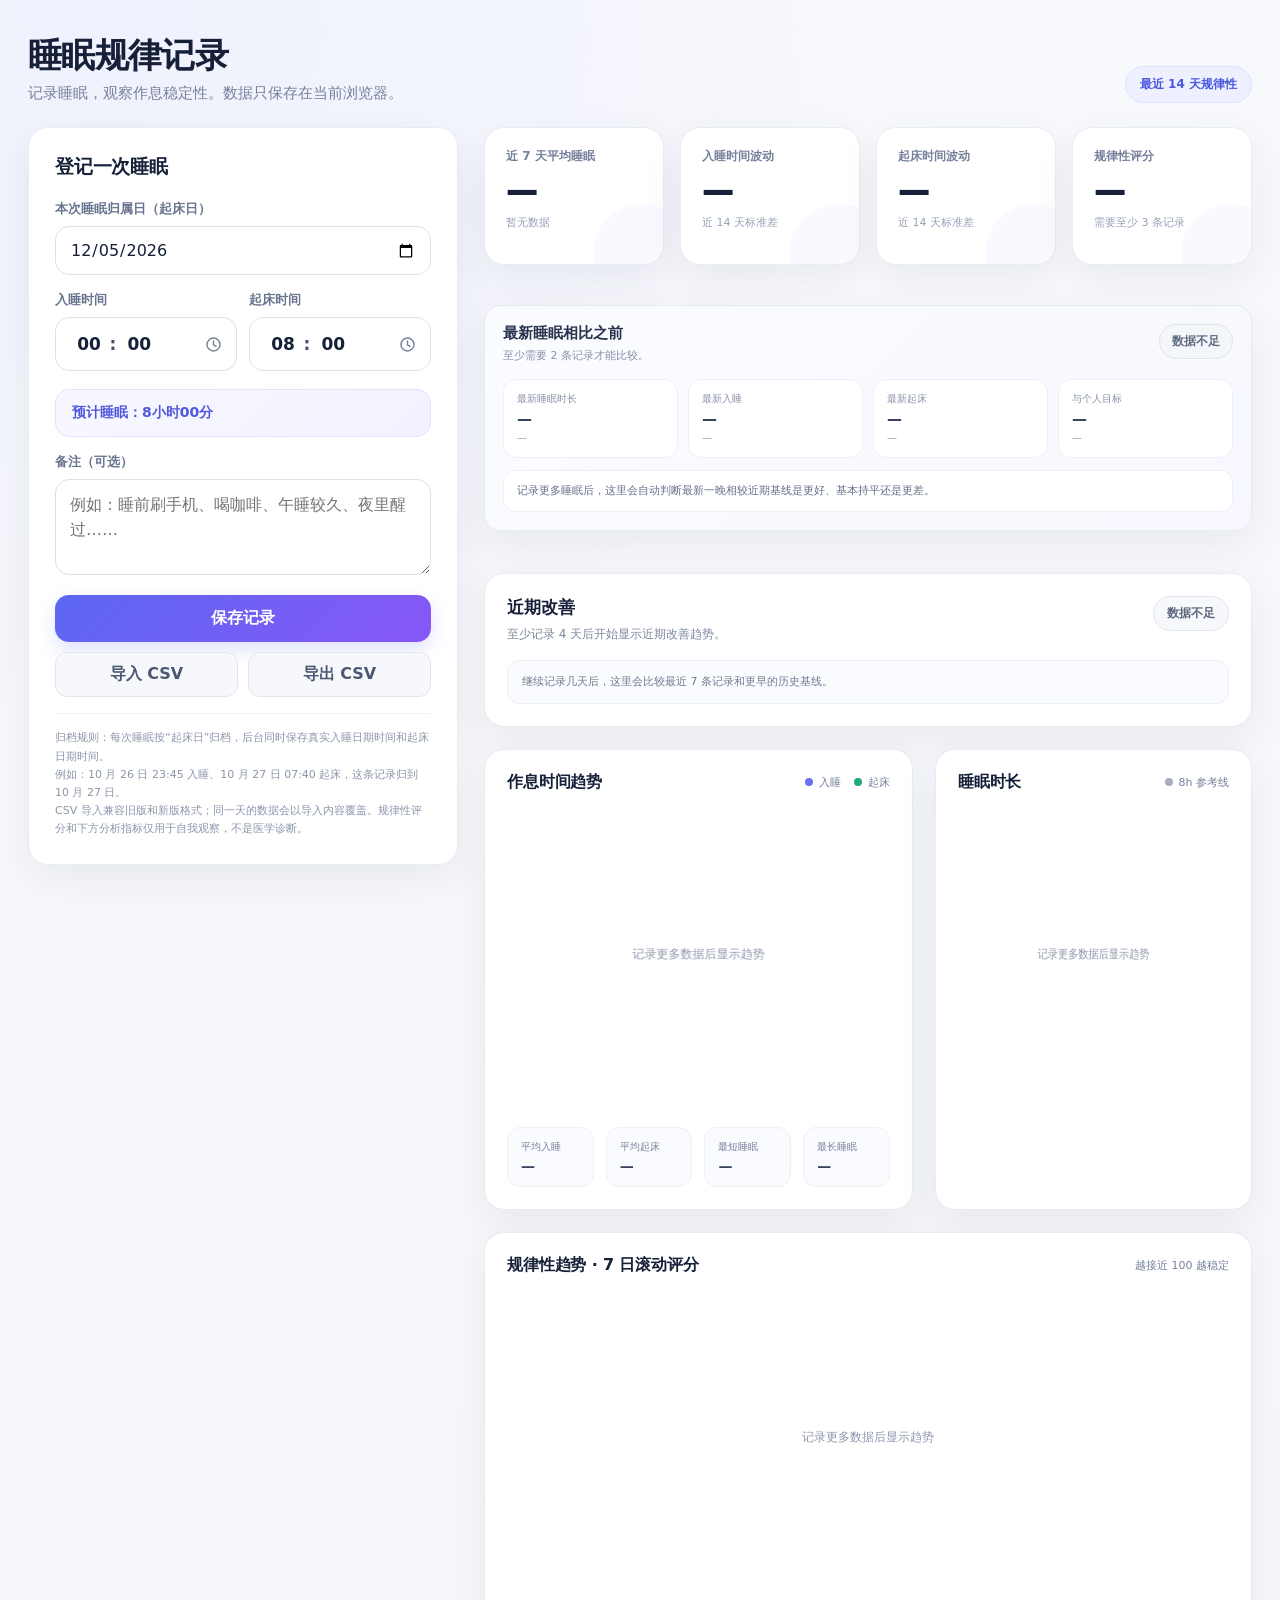
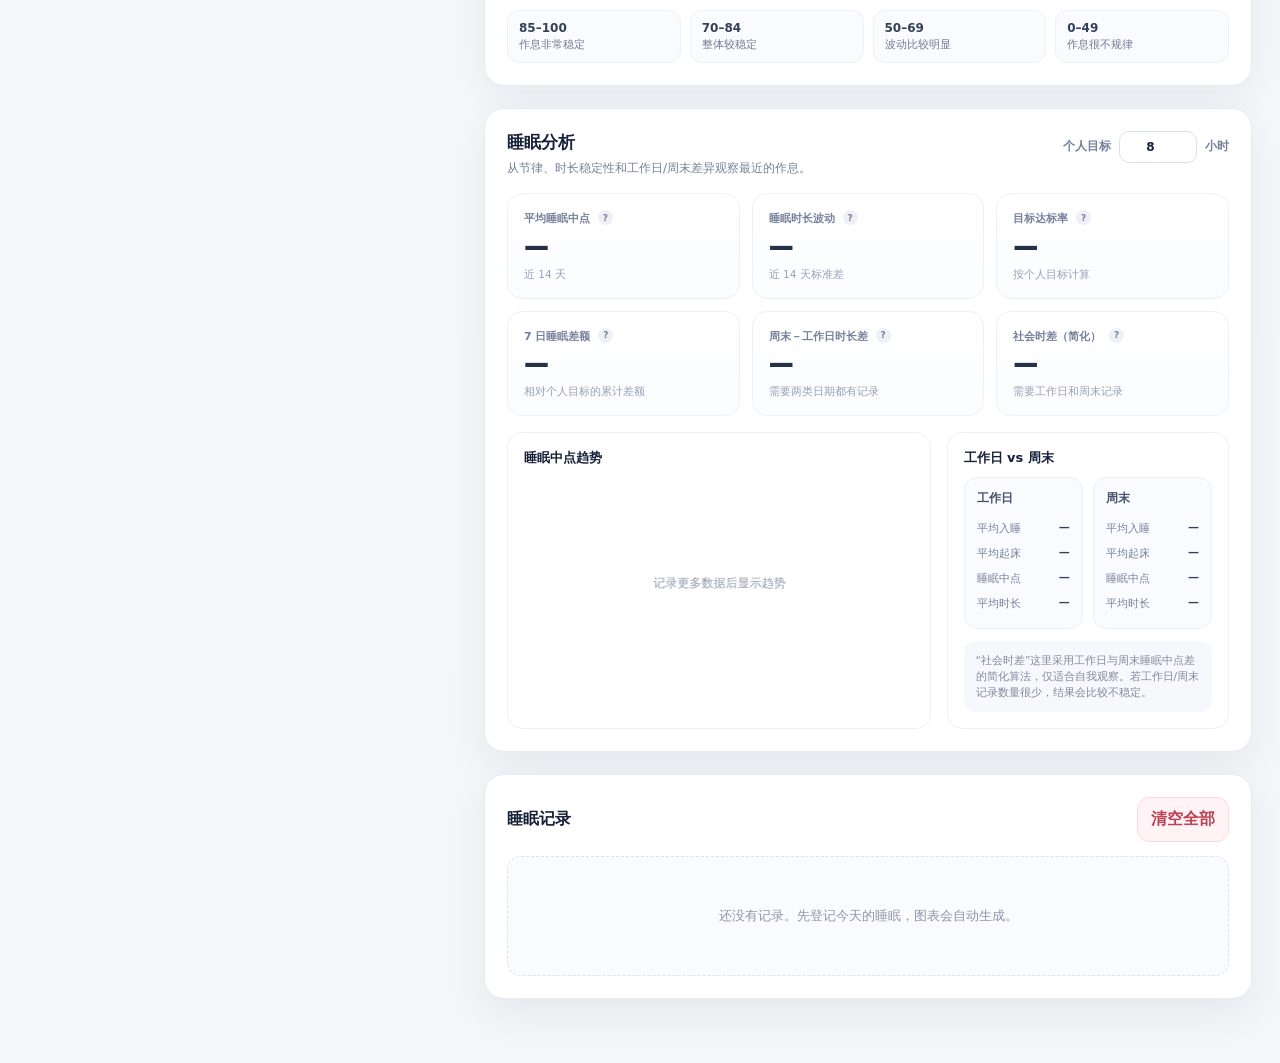
<file: index.html>
<!doctype html>
<html lang="zh-CN">
<head>
  <meta charset="utf-8">
  <meta name="viewport" content="width=device-width,initial-scale=1">
  <meta name="theme-color" content="#f6f7fb">
  <title>睡眠规律记录</title>
  <link rel="stylesheet" href="./styles.css?v=20261012-1124">
  <link rel="stylesheet" href="./analytics.css?v=20261012-1124">
  <link rel="stylesheet" href="./comparison.css?v=20261012-1124">
  <link rel="stylesheet" href="./history-pagination.css?v=20261012-1124">
  <link rel="stylesheet" href="./improvement.css?v=20261012-1124">
  <link rel="stylesheet" href="./time-controls.css?v=20261012-1124">
</head>
<body>
  <div class="page">
    <header class="header">
      <div class="title-wrap">
        <h1>睡眠规律记录</h1>
        <p>记录睡眠，观察作息稳定性。数据只保存在当前浏览器。</p>
      </div>
      <div class="badge">最近 14 天规律性</div>
    </header>

    <div class="layout">
      <aside class="card sidebar">
        <h2 id="formTitle">登记一次睡眠</h2>
        <form id="sleepForm">
          <div class="field"><label for="date">本次睡眠归属日（起床日）</label><input id="date" type="date" required></div>
          <div class="two-col">
            <div class="field">
              <label>入睡时间</label>
              <input id="bed" type="hidden" value="00:00">
              <div id="bedPicker"></div>
            </div>
            <div class="field">
              <label>起床时间</label>
              <input id="wake" type="hidden" value="08:00">
              <div id="wakePicker"></div>
            </div>
          </div>
          <div class="duration-box" id="durationPreview">预计睡眠：8小时00分</div>
          <div class="field"><label for="note">备注（可选）</label><textarea id="note" placeholder="例如：睡前刷手机、喝咖啡、午睡较久、夜里醒过……"></textarea></div>
          <button class="primary" type="submit" id="saveBtn">保存记录</button>
          <div class="btn-row">
            <button class="ghost" type="button" id="cancelEdit" style="display:none">取消编辑</button>
            <button class="ghost" type="button" id="importBtn">导入 CSV</button>
            <button class="ghost" type="button" id="exportBtn">导出 CSV</button>
          </div>
          <input id="importFile" type="file" accept=".csv,text/csv" hidden>
          <div class="help">归档规则：每次睡眠按“起床日”归档，后台同时保存真实入睡日期时间和起床日期时间。<br>例如：10 月 26 日 23:45 入睡、10 月 27 日 07:40 起床，这条记录归到 10 月 27 日。<br>CSV 导入兼容旧版和新版格式；同一天的数据会以导入内容覆盖。规律性评分和下方分析指标仅用于自我观察，不是医学诊断。</div>
        </form>
      </aside>

      <main class="content">
        <section class="stats">
          <div class="card stat"><div class="label">近 7 天平均睡眠</div><div class="value" id="avgDuration">—</div><div class="sub" id="avgDurationSub">暂无数据</div></div>
          <div class="card stat"><div class="label">入睡时间波动</div><div class="value" id="bedSd">—</div><div class="sub">近 14 天标准差</div></div>
          <div class="card stat"><div class="label">起床时间波动</div><div class="value" id="wakeSd">—</div><div class="sub">近 14 天标准差</div></div>
          <div class="card stat"><div class="label">规律性评分</div><div class="value" id="regularity">—</div><div class="sub" id="regularityText">需要至少 3 条记录</div></div>
        </section>

        <section class="card daily-compare" id="dailyCompare">
          <div class="daily-compare-head"><div><h4 id="compareTitle">最新睡眠相比之前</h4><p id="compareSubtitle">至少需要 2 条记录才能比较。</p></div><div class="compare-verdict" id="compareVerdict">数据不足</div></div>
          <div class="daily-compare-grid">
            <div class="compare-kpi"><div class="ck-label">最新睡眠时长</div><div class="ck-value" id="compareDuration">—</div><div class="ck-note" id="compareDurationNote">—</div></div>
            <div class="compare-kpi"><div class="ck-label">最新入睡</div><div class="ck-value" id="compareBed">—</div><div class="ck-note" id="compareBedNote">—</div></div>
            <div class="compare-kpi"><div class="ck-label">最新起床</div><div class="ck-value" id="compareWake">—</div><div class="ck-note" id="compareWakeNote">—</div></div>
            <div class="compare-kpi"><div class="ck-label">与个人目标</div><div class="ck-value" id="compareGoal">—</div><div class="ck-note" id="compareGoalNote">—</div></div>
          </div>
          <div class="compare-reasons" id="compareReasons">记录更多睡眠后，这里会自动判断最新一晚相较近期基线是更好、基本持平还是更差。</div>
        </section>

        <section class="card improvement">
          <div class="improvement-head"><div><h3>近期改善</h3><p id="improvementSubtitle">最近 7 条记录与更早历史基线进行比较。</p></div><div class="improvement-verdict" id="improvementVerdict">数据不足</div></div>
          <div id="improvementBody"></div>
        </section>

        <section class="charts">
          <div class="card chart-card"><div class="chart-head"><h3>作息时间趋势</h3><div class="legend"><span><i class="dot dot-bed"></i>入睡</span><span><i class="dot dot-wake"></i>起床</span></div></div><div class="canvas-box"><canvas id="timeChart"></canvas></div><div class="summary-strip"><div class="summary-item"><div class="s-label">平均入睡</div><div class="s-value" id="avgBed">—</div></div><div class="summary-item"><div class="s-label">平均起床</div><div class="s-value" id="avgWake">—</div></div><div class="summary-item"><div class="s-label">最短睡眠</div><div class="s-value" id="minSleep">—</div></div><div class="summary-item"><div class="s-label">最长睡眠</div><div class="s-value" id="maxSleep">—</div></div></div></div>
          <div class="card chart-card"><div class="chart-head"><h3>睡眠时长</h3><div class="legend"><span><i class="dot dot-target"></i>8h 参考线</span></div></div><div class="canvas-box"><canvas id="durationChart"></canvas></div></div>
        </section>

        <section class="card chart-card"><div class="chart-head"><h3>规律性趋势 · 7 日滚动评分</h3><div class="chart-meta">越接近 100 越稳定</div></div><div class="canvas-box"><canvas id="scoreChart"></canvas></div><div class="score-guide"><div><b>85–100</b>作息非常稳定</div><div><b>70–84</b>整体较稳定</div><div><b>50–69</b>波动比较明显</div><div><b>0–49</b>作息很不规律</div></div></section>

        <section class="card analytics">
          <div class="analytics-head"><div><h3>睡眠分析</h3><p>从节律、时长稳定性和工作日/周末差异观察最近的作息。</p></div><label class="goal-control" for="goalHours">个人目标 <input id="goalHours" type="number" min="5" max="12" step="0.25" value="8"> 小时</label></div>
          <div class="analysis-grid">
            <div class="analysis-metric"><div class="m-label">平均睡眠中点 <span class="metric-help" title="从入睡到起床的时间中点，可用于观察整体睡眠节律位置。">?</span></div><div class="m-value" id="midSleep">—</div><div class="m-note" id="midSleepNote">近 14 天</div></div>
            <div class="analysis-metric"><div class="m-label">睡眠时长波动 <span class="metric-help" title="近 14 天睡眠时长的标准差；数值越小代表时长越稳定。">?</span></div><div class="m-value" id="durationSd">—</div><div class="m-note">近 14 天标准差</div></div>
            <div class="analysis-metric"><div class="m-label">目标达标率 <span class="metric-help" title="最近 14 天中，睡眠时长达到你设置目标的比例。">?</span></div><div class="m-value" id="goalRate">—</div><div class="m-note" id="goalRateNote">按个人目标计算</div></div>
            <div class="analysis-metric"><div class="m-label">7 日睡眠差额 <span class="metric-help" title="最近 7 天实际睡眠时长减去个人目标时长的累计差额。不能简单理解为一定可以通过补觉完全补回。">?</span></div><div class="m-value" id="sleepBalance">—</div><div class="m-note">相对个人目标的累计差额</div></div>
            <div class="analysis-metric"><div class="m-label">周末－工作日时长差 <span class="metric-help" title="周六、周日与周一至周五的平均睡眠时长差。">?</span></div><div class="m-value" id="weekendDurationDiff">—</div><div class="m-note" id="weekendDurationNote">需要两类日期都有记录</div></div>
            <div class="analysis-metric"><div class="m-label">社会时差（简化） <span class="metric-help" title="这里用周末与工作日平均睡眠中点的绝对差值作简化估算。研究中还有更严格的校正算法。">?</span></div><div class="m-value" id="socialJetlag">—</div><div class="m-note" id="socialJetlagNote">需要工作日和周末记录</div></div>
          </div>
          <div class="analysis-bottom">
            <div class="analysis-panel"><h4>睡眠中点趋势</h4><div class="midpoint-box"><canvas id="midpointChart"></canvas></div></div>
            <div class="analysis-panel"><h4>工作日 vs 周末</h4><div class="compare-table"><div class="compare-col"><h5>工作日</h5><div class="compare-row"><span>平均入睡</span><b id="weekdayBed">—</b></div><div class="compare-row"><span>平均起床</span><b id="weekdayWake">—</b></div><div class="compare-row"><span>睡眠中点</span><b id="weekdayMid">—</b></div><div class="compare-row"><span>平均时长</span><b id="weekdayDuration">—</b></div></div><div class="compare-col"><h5>周末</h5><div class="compare-row"><span>平均入睡</span><b id="weekendBed">—</b></div><div class="compare-row"><span>平均起床</span><b id="weekendWake">—</b></div><div class="compare-row"><span>睡眠中点</span><b id="weekendMid">—</b></div><div class="compare-row"><span>平均时长</span><b id="weekendDuration">—</b></div></div></div><div class="analysis-note">“社会时差”这里采用工作日与周末睡眠中点差的简化算法，仅适合自我观察。若工作日/周末记录数量很少，结果会比较不稳定。</div></div>
          </div>
        </section>

        <section class="card history">
          <div class="history-head"><h3>睡眠记录</h3><button class="danger" id="clearBtn" type="button">清空全部</button></div>
          <div id="historyBody"></div>
        </section>
      </main>
    </div>
  </div>

  <div class="toast" id="toast"></div>
  <script src="./app.js?v=20261012-1124"></script>
  <script src="./time-controls.js?v=20261012-1124"></script>
  <script src="./comparison.js?v=20261012-1124"></script>
  <script src="./improvement.js?v=20261012-1124"></script>
  <script src="./history-pagination.js?v=20261012-1124"></script>
</body>
</html>
</file>
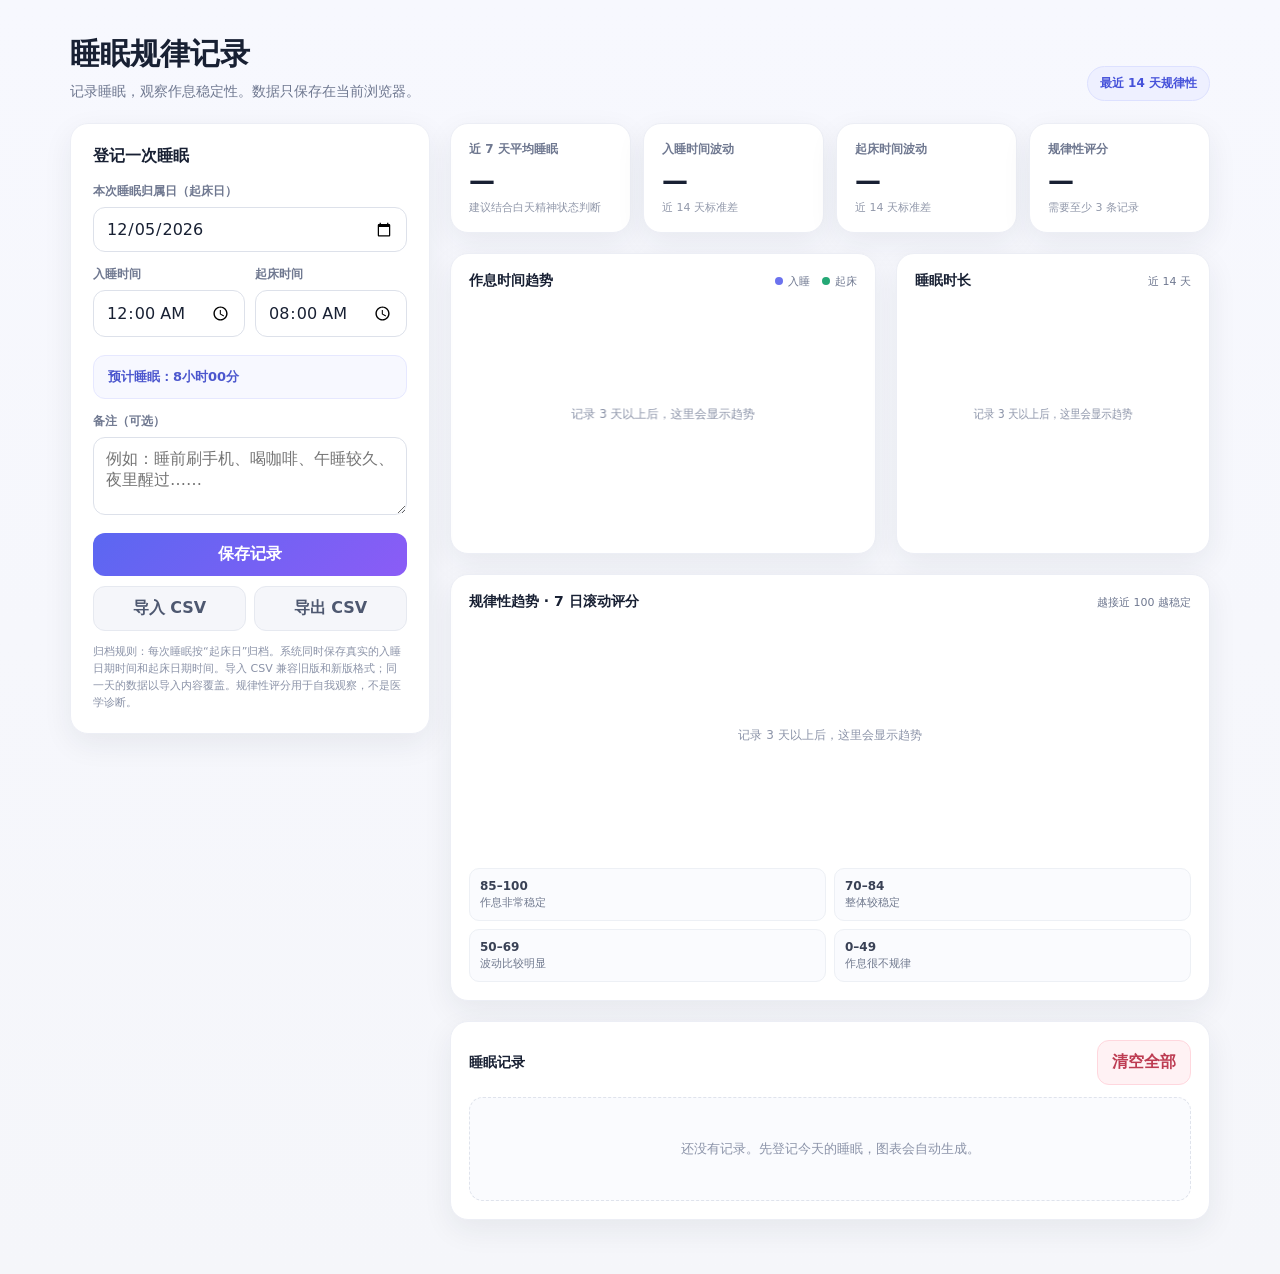
<file: offline_full_version.html>
<!DOCTYPE html>
<html lang="zh-CN">
<head>
<meta charset="UTF-8" />
<meta name="viewport" content="width=device-width, initial-scale=1.0" />
<title>睡眠规律记录</title>
<style>
:root{--bg:#f6f7fb;--card:#fff;--text:#182033;--muted:#6f7890;--line:#e7eaf2;--accent:#5b67f1;--accent2:#8b5cf6;--good:#1f9d6a;--warn:#d9822b;--bad:#d84d62;--shadow:0 10px 30px rgba(31,41,55,.07);--radius:18px}*{box-sizing:border-box}body{margin:0;font-family:Inter,ui-sans-serif,system-ui,-apple-system,BlinkMacSystemFont,"Segoe UI","PingFang SC","Hiragino Sans GB","Microsoft YaHei",sans-serif;background:linear-gradient(180deg,#f7f8fe 0,#f5f6fa 100%);color:var(--text)}.wrap{max-width:1180px;margin:auto;padding:34px 20px 54px}.top{display:flex;align-items:flex-end;justify-content:space-between;gap:20px;margin-bottom:22px}.brand h1{margin:0;font-size:30px}.brand p{margin:8px 0 0;color:var(--muted);font-size:14px}.pill{background:#eef0ff;color:#4652da;border:1px solid #dde1ff;padding:8px 12px;border-radius:999px;font-size:12px;font-weight:700}.grid{display:grid;grid-template-columns:360px 1fr;gap:20px;align-items:start}.card{background:var(--card);border:1px solid #eceef5;border-radius:var(--radius);box-shadow:var(--shadow)}.entry{padding:22px;position:sticky;top:16px}.card-title{font-size:16px;font-weight:800;margin:0 0 16px}.field{margin-bottom:14px}label{display:block;font-size:12px;color:var(--muted);font-weight:700;margin:0 0 7px}input,textarea{width:100%;border:1px solid #dde1ea;border-radius:12px;padding:11px 12px;font:inherit;color:var(--text);background:#fff;outline:none}textarea{min-height:78px;resize:vertical}.two{display:grid;grid-template-columns:1fr 1fr;gap:10px}.duration-preview{margin:4px 0 14px;padding:12px 14px;background:#f7f8ff;border:1px solid #e6e8ff;border-radius:12px;color:#4c57ce;font-size:13px;font-weight:700}button{border:none;border-radius:12px;padding:11px 14px;font:inherit;font-weight:800;cursor:pointer}.primary{width:100%;background:linear-gradient(135deg,var(--accent),var(--accent2));color:#fff}.ghost{background:#f5f6fa;color:#4e5870;border:1px solid #e6e9f0}.danger{background:#fff2f4;color:#bd3c52;border:1px solid #ffd7de}.button-row{display:flex;gap:8px;margin-top:10px}.button-row button{flex:1}.hint{font-size:11px;color:#8b93a8;line-height:1.55;margin-top:12px}.main{display:flex;flex-direction:column;gap:20px}.stats{display:grid;grid-template-columns:repeat(4,1fr);gap:12px}.stat{padding:17px 18px}.stat .k{font-size:12px;color:var(--muted);font-weight:700}.stat .v{font-size:26px;font-weight:900;margin-top:8px}.stat .s{font-size:11px;color:#9198aa;margin-top:4px}.score-good{color:var(--good)}.score-mid{color:var(--warn)}.score-bad{color:var(--bad)}.section-grid{display:grid;grid-template-columns:1.15fr .85fr;gap:20px}.chart-card{padding:18px}.chart-head{display:flex;align-items:center;justify-content:space-between;margin-bottom:10px;gap:12px}.chart-head h3{font-size:14px;margin:0}.legend{display:flex;gap:12px;font-size:11px;color:var(--muted)}.legend span::before{content:"";display:inline-block;width:8px;height:8px;border-radius:50%;margin-right:5px}.l-bed::before{background:#6b72ee}.l-wake::before{background:#24a875}.canvas-wrap{height:235px;position:relative}canvas{width:100%;height:100%;display:block}.info{display:grid;grid-template-columns:1fr 1fr;gap:8px;margin-top:12px}.info div{background:#fafbfe;border:1px solid #edf0f5;padding:10px;border-radius:10px;font-size:11px;color:#70798e}.info b{display:block;color:#394155;font-size:12px;margin-bottom:2px}.history{padding:18px;overflow:auto}.history-head{display:flex;justify-content:space-between;align-items:center;margin-bottom:12px}.history-head h3{margin:0;font-size:14px}table{width:100%;border-collapse:collapse;min-width:820px}th,td{padding:11px 10px;text-align:left;border-bottom:1px solid #edf0f5;font-size:12px}th{color:#7b8499;font-size:11px}td{color:#3c455a}.muted{color:var(--muted)}.row-actions{display:flex;gap:6px}.mini{padding:6px 8px;border-radius:8px;font-size:11px;background:#f5f6fa;color:#566078}.empty{padding:42px 18px;text-align:center;color:#8b93a8;font-size:13px;border:1px dashed #dfe3ec;border-radius:14px;background:#fafbfe}.toast{position:fixed;right:20px;bottom:20px;background:#20283a;color:#fff;padding:10px 14px;border-radius:11px;font-size:12px;opacity:0;transform:translateY(10px);pointer-events:none;transition:.2s}.toast.show{opacity:1;transform:none}@media(max-width:900px){.grid{grid-template-columns:1fr}.entry{position:static}.stats{grid-template-columns:1fr 1fr}.section-grid{grid-template-columns:1fr}}@media(max-width:560px){.wrap{padding:24px 12px 40px}.top{align-items:flex-start;flex-direction:column}.stats{grid-template-columns:1fr 1fr}.stat .v{font-size:22px}.two{grid-template-columns:1fr}}
</style>
</head>
<body>
<div class="wrap"><div class="top"><div class="brand"><h1>睡眠规律记录</h1><p>记录睡眠，观察作息稳定性。数据只保存在当前浏览器。</p></div><div class="pill">最近 14 天规律性</div></div><div class="grid"><aside class="card entry"><h2 class="card-title" id="formTitle">登记一次睡眠</h2><form id="sleepForm"><div class="field"><label for="date">本次睡眠归属日（起床日）</label><input id="date" type="date" required></div><div class="two"><div class="field"><label for="bed">入睡时间</label><input id="bed" type="time" value="00:00" required></div><div class="field"><label for="wake">起床时间</label><input id="wake" type="time" value="08:00" required></div></div><div class="duration-preview" id="durationPreview">预计睡眠：8小时00分</div><div class="field"><label for="note">备注（可选）</label><textarea id="note" placeholder="例如：睡前刷手机、喝咖啡、午睡较久、夜里醒过……"></textarea></div><button class="primary" type="submit" id="saveBtn">保存记录</button><div class="button-row"><button class="ghost" type="button" id="cancelEdit" style="display:none">取消编辑</button><button class="ghost" type="button" id="importBtn">导入 CSV</button><button class="ghost" type="button" id="exportBtn">导出 CSV</button></div><input id="importFile" type="file" accept=".csv,text/csv" hidden><div class="hint">归档规则：每次睡眠按“起床日”归档。系统同时保存真实的入睡日期时间和起床日期时间。导入 CSV 兼容旧版和新版格式；同一天的数据以导入内容覆盖。规律性评分用于自我观察，不是医学诊断。</div></form></aside><main class="main"><section class="stats"><div class="card stat"><div class="k">近 7 天平均睡眠</div><div class="v" id="avgDuration">—</div><div class="s">建议结合白天精神状态判断</div></div><div class="card stat"><div class="k">入睡时间波动</div><div class="v" id="bedSd">—</div><div class="s">近 14 天标准差</div></div><div class="card stat"><div class="k">起床时间波动</div><div class="v" id="wakeSd">—</div><div class="s">近 14 天标准差</div></div><div class="card stat"><div class="k">规律性评分</div><div class="v" id="regularity">—</div><div class="s" id="regularityText">需要至少 3 条记录</div></div></section><section class="section-grid"><div class="card chart-card"><div class="chart-head"><h3>作息时间趋势</h3><div class="legend"><span class="l-bed">入睡</span><span class="l-wake">起床</span></div></div><div class="canvas-wrap"><canvas id="timeChart"></canvas></div></div><div class="card chart-card"><div class="chart-head"><h3>睡眠时长</h3><div class="legend"><span>近 14 天</span></div></div><div class="canvas-wrap"><canvas id="durationChart"></canvas></div></div></section><section class="card chart-card"><div class="chart-head"><h3>规律性趋势 · 7 日滚动评分</h3><div class="legend"><span>越接近 100 越稳定</span></div></div><div class="canvas-wrap"><canvas id="scoreChart"></canvas></div><div class="info"><div><b>85–100</b>作息非常稳定</div><div><b>70–84</b>整体较稳定</div><div><b>50–69</b>波动比较明显</div><div><b>0–49</b>作息很不规律</div></div></section><section class="card history"><div class="history-head"><h3>睡眠记录</h3><button class="danger" id="clearBtn">清空全部</button></div><div id="historyBody"></div></section></main></div></div><div class="toast" id="toast"></div>
<script>
(()=>{const KEY='sleepTracker.v1',$=id=>document.getElementById(id),form=$('sleepForm');let records=load(),editingId=null;function load(){try{return JSON.parse(localStorage.getItem(KEY)||'[]')}catch{return[]}}function persist(){localStorage.setItem(KEY,JSON.stringify(records))}function today(){const d=new Date();d.setMinutes(d.getMinutes()-d.getTimezoneOffset());return d.toISOString().slice(0,10)}function mins(t){const[h,m]=t.split(':').map(Number);return h*60+m}function shiftDate(s,n){const d=new Date(s+'T12:00:00');d.setDate(d.getDate()+n);return[d.getFullYear(),String(d.getMonth()+1).padStart(2,'0'),String(d.getDate()).padStart(2,'0')].join('-')}function sleepDuration(b,w){let d=mins(w)-mins(b);if(d<=0)d+=1440;return d}function deriveDateTimes(date,b,w){const bd=mins(b)>mins(w)?shiftDate(date,-1):date;return{bedDate:bd,wakeDate:date,bedDateTime:`${bd}T${b}:00`,wakeDateTime:`${date}T${w}:00`}}function fmtDuration(m){return`${Math.floor(m/60)}小时${String(Math.round(m%60)).padStart(2,'0')}分`}function bedAxis(t){const m=mins(t);return m<720?m+1440:m}function wakeAxis(t){const m=mins(t);return m<720?m+1440:m}function axisLabel(m){const x=((Math.round(m)%1440)+1440)%1440;return`${String(Math.floor(x/60)).padStart(2,'0')}:${String(x%60).padStart(2,'0')}`}function sd(a){if(a.length<2)return NaN;const m=a.reduce((x,y)=>x+y,0)/a.length;return Math.sqrt(a.reduce((s,x)=>s+(x-m)**2,0)/a.length)}function scoreFor(list){if(list.length<3)return NaN;const bs=sd(list.map(r=>bedAxis(r.bed))),ws=sd(list.map(r=>wakeAxis(r.wake)));return Math.max(0,Math.min(100,Math.round(100*Math.exp(-(bs+ws)/180))))}function sortedAsc(){return[...records].sort((a,b)=>a.date.localeCompare(b.date))}function recent(n){return sortedAsc().slice(-n)}function fmtShort(m){return!Number.isFinite(m)?'—':m<60?`${Math.round(m)}分`:`${(m/60).toFixed(1)}h`}function recalcPreview(){if(!$('bed').value||!$('wake').value)return;const d=sleepDuration($('bed').value,$('wake').value);$('durationPreview').textContent='预计睡眠：'+fmtDuration(d)}$('date').value=today();$('bed').addEventListener('input',recalcPreview);$('wake').addEventListener('input',recalcPreview);form.addEventListener('submit',e=>{e.preventDefault();const date=$('date').value,bed=$('bed').value,wake=$('wake').value,note=$('note').value.trim(),duration=sleepDuration(bed,wake),dt=deriveDateTimes(date,bed,wake),uid=()=>globalThis.crypto&&crypto.randomUUID?crypto.randomUUID():'r_'+Date.now()+Math.random();const item={id:editingId||uid(),date,bed,wake,duration,note,bedDate:dt.bedDate,wakeDate:dt.wakeDate,bedDateTime:dt.bedDateTime,wakeDateTime:dt.wakeDateTime,updatedAt:Date.now()};records=records.filter(r=>r.id!==item.id&&r.date!==date);records.push(item);persist();resetForm();render();toast('已保存睡眠记录')});function resetForm(){editingId=null;$('formTitle').textContent='登记一次睡眠';$('saveBtn').textContent='保存记录';$('cancelEdit').style.display='none';$('date').value=today();$('bed').value='00:00';$('wake').value='08:00';$('note').value='';recalcPreview()}$('cancelEdit').onclick=resetForm;window.__edit=id=>{const r=records.find(x=>x.id===id);if(!r)return;editingId=id;$('formTitle').textContent='编辑睡眠记录';$('saveBtn').textContent='更新记录';$('cancelEdit').style.display='block';$('date').value=r.date;$('bed').value=r.bed;$('wake').value=r.wake;$('note').value=r.note||'';recalcPreview();scrollTo({top:0,behavior:'smooth'})};window.__remove=id=>{if(confirm('删除这条记录？')){records=records.filter(r=>r.id!==id);persist();render();toast('记录已删除')}};$('clearBtn').onclick=()=>{if(records.length&&confirm('确定清空全部睡眠记录？此操作无法撤销。')){records=[];persist();render();toast('已清空全部记录')}};function parseCSV(text){const rows=[];let row=[],cell='',q=false;for(let i=0;i<text.length;i++){const ch=text[i];if(q){if(ch==='"'&&text[i+1]==='"'){cell+='"';i++}else if(ch==='"')q=false;else cell+=ch}else{if(ch==='"')q=true;else if(ch===','){row.push(cell);cell=''}else if(ch==='\n'){row.push(cell);rows.push(row);row=[];cell=''}else if(ch!=='\r')cell+=ch}}if(cell.length||row.length){row.push(cell);rows.push(row)}return rows.filter(r=>r.some(v=>String(v).trim()!==''))}function normalizeTime(t){const m=String(t||'').trim().match(/(\d{1,2}):(\d{2})/);if(!m)return'';return`${String(+m[1]).padStart(2,'0')}:${m[2]}`}function normalizeDate(d){const m=String(d||'').trim().replace(/[\/.]/g,'-').match(/(\d{4})-(\d{1,2})-(\d{1,2})/);if(!m)return'';return`${m[1]}-${String(m[2]).padStart(2,'0')}-${String(m[3]).padStart(2,'0')}`}function importCSVText(text){const rows=parseCSV(String(text).replace(/^\uFEFF/,''));if(rows.length<2)throw Error('CSV 中没有可导入的数据。');const h=rows[0].map(x=>String(x).trim()),ix=n=>h.indexOf(n),old=ix('起床日期')>=0,modern=ix('归属日(起床日)')>=0;if(!old&&!modern)throw Error('无法识别 CSV 格式。');let imported=0,skipped=0;const byDate=new Map(records.map(r=>[r.date,r]));for(const row of rows.slice(1)){try{let date='',bed='',wake='',note='';if(old){date=normalizeDate(row[ix('起床日期')]);bed=normalizeTime(row[ix('入睡时间')]);wake=normalizeTime(row[ix('起床时间')]);note=ix('备注')>=0?row[ix('备注')]||'':''}else{date=normalizeDate(row[ix('归属日(起床日)')]);const b=String(row[ix('实际入睡日期时间')]||'').replace(' ','T'),w=String(row[ix('实际起床日期时间')]||'').replace(' ','T');bed=(b.match(/T(\d{1,2}:\d{2})/)||[])[1];wake=(w.match(/T(\d{1,2}:\d{2})/)||[])[1];note=ix('备注')>=0?row[ix('备注')]||'':''}if(!date||!bed||!wake){skipped++;continue}const d=deriveDateTimes(date,bed,wake),existing=byDate.get(date);byDate.set(date,{id:existing?.id||('r_'+Date.now()+Math.random()),date,bed,wake,duration:sleepDuration(bed,wake),note,bedDate:d.bedDate,wakeDate:d.wakeDate,bedDateTime:d.bedDateTime,wakeDateTime:d.wakeDateTime,updatedAt:Date.now()});imported++}catch{skipped++}}records=[...byDate.values()];persist();render();return{imported,skipped}}$('importBtn').onclick=()=>$('importFile').click();$('importFile').onchange=async e=>{const f=e.target.files?.[0];if(!f)return;try{const r=importCSVText(await f.text());toast(`已导入 ${r.imported} 条${r.skipped?`，跳过 ${r.skipped} 条`:''}`)}catch(err){alert(err.message||'导入失败')}e.target.value=''};$('exportBtn').onclick=()=>{if(!records.length)return toast('暂无数据可导出');const rows=[['归属日(起床日)','实际入睡日期时间','实际起床日期时间','睡眠时长(分钟)','备注']];sortedAsc().forEach(r=>{const d=r.bedDateTime?{bedDateTime:r.bedDateTime,wakeDateTime:r.wakeDateTime}:deriveDateTimes(r.date,r.bed,r.wake);rows.push([r.date,d.bedDateTime,d.wakeDateTime,r.duration,r.note||''])});const csv='\uFEFF'+rows.map(r=>r.map(v=>`"${String(v).replace(/"/g,'""')}"`).join(',')).join('\n'),a=document.createElement('a');a.href=URL.createObjectURL(new Blob([csv],{type:'text/csv;charset=utf-8'}));a.download=`睡眠记录_${today()}.csv`;a.click();URL.revokeObjectURL(a.href)};function toast(msg){const t=$('toast');t.textContent=msg;t.classList.add('show');setTimeout(()=>t.classList.remove('show'),1700)}function renderStats(){const r7=recent(7),r14=recent(14);$('avgDuration').textContent=r7.length?(r7.reduce((s,r)=>s+r.duration,0)/r7.length/60).toFixed(1)+'h':'—';const bsd=sd(r14.map(r=>bedAxis(r.bed))),wsd=sd(r14.map(r=>wakeAxis(r.wake)));$('bedSd').textContent=fmtShort(bsd);$('wakeSd').textContent=fmtShort(wsd);const score=scoreFor(r14),el=$('regularity');el.className='v';if(Number.isFinite(score)){el.textContent=score;const text=score>=85?'非常稳定':score>=70?'较稳定':score>=50?'波动较大':'很不规律';$('regularityText').textContent=text;el.classList.add(score>=70?'score-good':score>=50?'score-mid':'score-bad')}else{el.textContent='—';$('regularityText').textContent='需要至少 3 条记录'}}function displayDateTimes(r){if(r.bedDateTime&&r.wakeDateTime)return{bed:r.bedDateTime.replace('T',' '),wake:r.wakeDateTime.replace('T',' ')};const d=deriveDateTimes(r.date,r.bed,r.wake);return{bed:d.bedDateTime.replace('T',' '),wake:d.wakeDateTime.replace('T',' ')}}function esc(s){return String(s).replace(/[&<>"']/g,c=>({'&':'&amp;','<':'&lt;','>':'&gt;','"':'&quot;',"'":'&#039;'}[c]))}function renderHistory(){const host=$('historyBody');if(!records.length){host.innerHTML='<div class="empty">还没有记录。先登记今天的睡眠，图表会自动生成。</div>';return}const rows=[...records].sort((a,b)=>b.date.localeCompare(a.date)).map(r=>{const d=displayDateTimes(r);return`<tr><td>${r.date}</td><td>${d.bed}</td><td>${d.wake}</td><td><b>${(r.duration/60).toFixed(1)}h</b></td><td class="muted">${esc(r.note||'—')}</td><td><div class="row-actions"><button class="mini" onclick="__edit('${r.id}')">编辑</button><button class="mini" onclick="__remove('${r.id}')">删除</button></div></td></tr>`}).join('');host.innerHTML=`<table><thead><tr><th>归属日</th><th>实际入睡日期时间</th><th>实际起床日期时间</th><th>时长</th><th>备注</th><th></th></tr></thead><tbody>${rows}</tbody></table>`}function setupCanvas(id){const c=$(id),dpr=devicePixelRatio||1,r=c.getBoundingClientRect(),w=Math.max(320,r.width),h=Math.max(180,r.height);c.width=w*dpr;c.height=h*dpr;const ctx=c.getContext('2d');ctx.scale(dpr,dpr);return{ctx,w,h}}function noData(ctx,w,h){ctx.fillStyle='#8b93a8';ctx.font='12px system-ui';ctx.textAlign='center';ctx.fillText('记录 3 天以上后，这里会显示趋势',w/2,h/2)}function baseGrid(ctx,w,h,left=44,right=14,top=14,bottom=28,lines=4){ctx.strokeStyle='#edf0f5';ctx.lineWidth=1;for(let i=0;i<=lines;i++){const y=top+(h-top-bottom)*i/lines;ctx.beginPath();ctx.moveTo(left,y);ctx.lineTo(w-right,y);ctx.stroke()}return{left,right,top,bottom,pw:w-left-right,ph:h-top-bottom}}function drawTime(){const{ctx,w,h}=setupCanvas('timeChart'),data=recent(14);if(data.length<2)return noData(ctx,w,h);const g=baseGrid(ctx,w,h,48,12,12,30,5),vals=data.flatMap(r=>[bedAxis(r.bed),wakeAxis(r.wake)]);let minV=Math.floor((Math.min(...vals)-60)/60)*60,maxV=Math.ceil((Math.max(...vals)+60)/60)*60;if(maxV-minV<360){const mid=(maxV+minV)/2;minV=mid-180;maxV=mid+180}const x=i=>g.left+g.pw*i/(data.length-1),y=v=>g.top+g.ph-(v-minV)/(maxV-minV)*g.ph;ctx.font='10px system-ui';ctx.fillStyle='#8b93a8';ctx.textAlign='right';for(let i=0;i<=5;i++){const v=minV+(maxV-minV)*(5-i)/5;ctx.fillText(axisLabel(v),g.left-7,g.top+g.ph*i/5+3)}function line(key,color){ctx.strokeStyle=color;ctx.fillStyle=color;ctx.lineWidth=2.2;ctx.beginPath();data.forEach((r,i)=>{const v=key==='bed'?bedAxis(r.bed):wakeAxis(r.wake),px=x(i),py=y(v);i?ctx.lineTo(px,py):ctx.moveTo(px,py)});ctx.stroke();data.forEach((r,i)=>{const v=key==='bed'?bedAxis(r.bed):wakeAxis(r.wake);ctx.beginPath();ctx.arc(x(i),y(v),3,0,Math.PI*2);ctx.fill()})}line('bed','#6b72ee');line('wake','#24a875');ctx.fillStyle='#8b93a8';ctx.textAlign='center';data.forEach((r,i)=>{if(i===0||i===data.length-1||i%3===0)ctx.fillText(r.date.slice(5),x(i),h-8)})}function roundRect(ctx,x,y,w,h,r){const rr=Math.min(r,w/2,h/2);ctx.beginPath();ctx.moveTo(x+rr,y);ctx.arcTo(x+w,y,x+w,y+h,rr);ctx.arcTo(x+w,y+h,x,y+h,rr);ctx.arcTo(x,y+h,x,y,rr);ctx.arcTo(x,y,x+w,y,rr);ctx.closePath()}function drawDuration(){const{ctx,w,h}=setupCanvas('durationChart'),data=recent(14);if(data.length<2)return noData(ctx,w,h);const g=baseGrid(ctx,w,h,40,10,12,28,4),maxH=Math.max(10,Math.ceil(Math.max(...data.map(r=>r.duration/60))+1));ctx.font='10px system-ui';ctx.fillStyle='#8b93a8';ctx.textAlign='right';for(let i=0;i<=4;i++){const v=maxH*(4-i)/4;ctx.fillText(v.toFixed(1)+'h',g.left-6,g.top+g.ph*i/4+3)}const barW=Math.max(5,g.pw/data.length*.58);data.forEach((r,i)=>{const x=g.left+g.pw*(i+.5)/data.length,bh=g.ph*(r.duration/60)/maxH,y=g.top+g.ph-bh,grad=ctx.createLinearGradient(0,y,0,g.top+g.ph);grad.addColorStop(0,'#8b5cf6');grad.addColorStop(1,'#6874ef');ctx.fillStyle=grad;roundRect(ctx,x-barW/2,y,barW,bh,4);ctx.fill()});const targetY=g.top+g.ph-(8/maxH)*g.ph;ctx.setLineDash([4,4]);ctx.strokeStyle='#a8afc1';ctx.beginPath();ctx.moveTo(g.left,targetY);ctx.lineTo(w-g.right,targetY);ctx.stroke();ctx.setLineDash([]);ctx.fillStyle='#8b93a8';ctx.textAlign='center';data.forEach((r,i)=>{if(i===0||i===data.length-1||i%3===0)ctx.fillText(r.date.slice(5),g.left+g.pw*(i+.5)/data.length,h-7)})}function drawScore(){const{ctx,w,h}=setupCanvas('scoreChart'),all=sortedAsc();if(all.length<3)return noData(ctx,w,h);const pts=all.map((r,i)=>({date:r.date,score:scoreFor(all.slice(Math.max(0,i-6),i+1))})).filter(p=>Number.isFinite(p.score)).slice(-30),g=baseGrid(ctx,w,h,40,12,12,28,4),x=i=>g.left+g.pw*i/(pts.length-1),y=v=>g.top+g.ph-(v/100)*g.ph;ctx.font='10px system-ui';ctx.fillStyle='#8b93a8';ctx.textAlign='right';[100,75,50,25,0].forEach((v,i)=>ctx.fillText(v,g.left-6,g.top+g.ph*i/4+3));ctx.strokeStyle='#5b67f1';ctx.lineWidth=2.4;ctx.beginPath();pts.forEach((p,i)=>i?ctx.lineTo(x(i),y(p.score)):ctx.moveTo(x(i),y(p.score)));ctx.stroke();ctx.fillStyle='#5b67f1';pts.forEach((p,i)=>{ctx.beginPath();ctx.arc(x(i),y(p.score),3,0,Math.PI*2);ctx.fill()});ctx.fillStyle='#8b93a8';ctx.textAlign='center';pts.forEach((p,i)=>{if(i===0||i===pts.length-1||i%5===0)ctx.fillText(p.date.slice(5),x(i),h-7)})}function render(){renderStats();renderHistory();requestAnimationFrame(()=>{drawTime();drawDuration();drawScore()})}let resizeTimer;addEventListener('resize',()=>{clearTimeout(resizeTimer);resizeTimer=setTimeout(render,120)});recalcPreview();render()})();
</script>
</body></html>
</file>
<file: styles.css>
:root{
  --bg:#f6f7fb;
  --card:#ffffff;
  --text:#162039;
  --muted:#75809b;
  --muted-2:#96a0b6;
  --line:#e8ebf2;
  --accent:#5c67f2;
  --accent-2:#8757f7;
  --accent-soft:#eef0ff;
  --green:#20a978;
  --green-soft:#eaf8f2;
  --orange:#d88726;
  --red:#d95366;
  --shadow:0 14px 40px rgba(31,41,55,.07);
  --radius:20px;
}

*{box-sizing:border-box}
html{scroll-behavior:smooth}
body{
  margin:0;
  font-family:Inter,ui-sans-serif,system-ui,-apple-system,BlinkMacSystemFont,"Segoe UI","PingFang SC","Hiragino Sans GB","Microsoft YaHei",sans-serif;
  color:var(--text);
  background:
    radial-gradient(circle at 8% 0%,rgba(91,103,241,.055),transparent 27%),
    linear-gradient(180deg,#f8f9fd 0,#f5f6fa 100%);
}
button,input,textarea{font:inherit}
button{transition:transform .06s ease,opacity .18s ease,box-shadow .18s ease}
button:hover{opacity:.94}
button:active{transform:translateY(1px)}

.page{max-width:1480px;margin:0 auto;padding:36px 28px 64px}
.header{display:flex;align-items:flex-end;justify-content:space-between;gap:20px;margin-bottom:24px}
.title-wrap h1{margin:0;font-size:34px;line-height:1.16;letter-spacing:-.7px}
.title-wrap p{margin:9px 0 0;color:var(--muted);font-size:15px}
.badge{padding:9px 14px;border:1px solid #dce1ff;border-radius:999px;background:var(--accent-soft);color:#4b57df;font-size:12px;font-weight:800;white-space:nowrap}

.layout{display:grid;grid-template-columns:430px minmax(0,1fr);gap:26px;align-items:start}
.card{background:var(--card);border:1px solid var(--line);border-radius:var(--radius);box-shadow:var(--shadow)}
.sidebar{position:sticky;top:18px;padding:26px}
.sidebar h2{margin:0 0 20px;font-size:19px;letter-spacing:-.2px}

.field{margin-bottom:16px}
label{display:block;margin:0 0 8px;font-size:13px;color:#697590;font-weight:800}
input,textarea{
  width:100%;
  border:1px solid #dbe0eb;
  border-radius:14px;
  padding:13px 14px;
  color:var(--text);
  background:#fff;
  outline:none;
  box-shadow:0 1px 0 rgba(255,255,255,.8) inset;
}
input:focus,textarea:focus{border-color:#aeb5ff;box-shadow:0 0 0 4px rgba(92,103,242,.09)}
textarea{min-height:96px;resize:vertical;line-height:1.55}
.two-col{display:grid;grid-template-columns:1fr 1fr;gap:12px}
.duration-box{margin:2px 0 16px;padding:14px 16px;border:1px solid #e1e4ff;border-radius:14px;background:linear-gradient(135deg,#f7f8ff,#f3f1ff);color:#4f58dd;font-size:14px;font-weight:850}
.primary{width:100%;border:0;border-radius:14px;padding:13px 16px;background:linear-gradient(135deg,var(--accent),var(--accent-2));color:#fff;font-weight:900;box-shadow:0 8px 18px rgba(91,103,241,.19);cursor:pointer}
.btn-row{display:flex;gap:10px;margin-top:10px}
.btn-row button{flex:1;min-width:0}
.ghost,.danger,.mini{border-radius:12px;padding:11px 13px;font-weight:800;cursor:pointer}
.ghost{border:1px solid #e2e6ef;background:#f7f8fb;color:#4b5873}
.danger{border:1px solid #ffd8df;background:#fff3f5;color:#bd4255}
.mini{border:1px solid #e5e8ef;background:#f8f9fb;color:#536079;padding:7px 9px;font-size:11px}
.help{margin-top:16px;padding-top:15px;border-top:1px solid #edf0f5;color:#8b95aa;font-size:11px;line-height:1.65}

.content{min-width:0;display:flex;flex-direction:column;gap:22px}
.stats{display:grid;grid-template-columns:repeat(4,minmax(0,1fr));gap:16px}
.stat{padding:20px 21px;min-height:138px;position:relative;overflow:hidden}
.stat::after{content:"";position:absolute;right:-30px;bottom:-40px;width:100px;height:100px;border-radius:50%;background:rgba(92,103,242,.035)}
.stat .label{font-size:12px;color:var(--muted);font-weight:800}
.stat .value{margin-top:10px;font-size:31px;font-weight:950;letter-spacing:-.7px;line-height:1}
.stat .sub{margin-top:9px;font-size:11px;color:var(--muted-2)}
.value.good{color:var(--green)}
.value.warn{color:var(--orange)}
.value.bad{color:var(--red)}

.charts{display:grid;grid-template-columns:1.15fr .85fr;gap:22px}
.chart-card{padding:22px}
.chart-head{display:flex;align-items:center;justify-content:space-between;gap:14px;margin-bottom:10px}
.chart-head h3{margin:0;font-size:16px;letter-spacing:-.15px}
.chart-meta{font-size:11px;color:var(--muted)}
.legend{display:flex;align-items:center;gap:13px;color:var(--muted);font-size:11px}
.legend span{display:inline-flex;align-items:center;gap:6px}
.dot{width:8px;height:8px;border-radius:50%;display:inline-block}
.dot-bed{background:#6973ef}.dot-wake{background:#22a979}.dot-score{background:#5c67f2}.dot-target{background:#a6aec0}
.canvas-box{height:310px;position:relative}
canvas{display:block;width:100%;height:100%}

.summary-strip{display:grid;grid-template-columns:repeat(4,minmax(0,1fr));gap:12px;margin-top:14px}
.summary-item{padding:12px 13px;border:1px solid #edf0f5;background:#fafbfe;border-radius:13px}
.summary-item .s-label{font-size:10px;color:var(--muted)}
.summary-item .s-value{margin-top:4px;font-size:14px;font-weight:850;color:#39445d}

.score-guide{display:grid;grid-template-columns:repeat(4,1fr);gap:9px;margin-top:14px}
.score-guide div{padding:10px 11px;border:1px solid #edf0f5;border-radius:12px;background:#fafbfe;font-size:11px;color:#717b92}
.score-guide b{display:block;margin-bottom:2px;color:#344057;font-size:12px}

.history{padding:22px;overflow:hidden}
.history-head{display:flex;align-items:center;justify-content:space-between;gap:15px;margin-bottom:14px}
.history-head h3{margin:0;font-size:16px}
.table-wrap{overflow:auto;border:1px solid #edf0f5;border-radius:14px}
table{width:100%;border-collapse:collapse;min-width:900px;background:#fff}
th,td{padding:12px 12px;text-align:left;border-bottom:1px solid #edf0f5;font-size:12px;vertical-align:middle}
th{position:sticky;top:0;background:#fafbfe;color:#78839a;font-size:11px;z-index:1}
tbody tr:hover{background:#fbfcff}
tbody tr:last-child td{border-bottom:0}
.muted{color:var(--muted)}
.row-actions{display:flex;gap:7px}
.empty{padding:50px 20px;text-align:center;color:#8d96a9;background:#fafbfe;border:1px dashed #dce1ea;border-radius:14px;font-size:13px}

.toast{position:fixed;right:22px;bottom:22px;z-index:30;padding:11px 15px;border-radius:12px;background:#1f293b;color:#fff;font-size:12px;opacity:0;transform:translateY(10px);pointer-events:none;transition:.2s}
.toast.show{opacity:1;transform:none}

@media(max-width:1180px){
  .page{padding:28px 18px 50px}
  .layout{grid-template-columns:360px minmax(0,1fr);gap:18px}
  .stats{grid-template-columns:repeat(2,1fr)}
  .canvas-box{height:280px}
}

@media(max-width:900px){
  .header{align-items:flex-start;flex-direction:column}
  .layout{grid-template-columns:1fr}
  .sidebar{position:static}
  .charts{grid-template-columns:1fr}
  .canvas-box{height:300px}
}

@media(max-width:620px){
  .page{padding:22px 12px 38px}
  .title-wrap h1{font-size:28px}
  .title-wrap p{font-size:13px}
  .sidebar,.chart-card,.history{padding:17px}
  .stats{gap:10px}
  .stat{padding:15px;min-height:118px}
  .stat .value{font-size:26px}
  .two-col{grid-template-columns:1fr}
  .btn-row{flex-wrap:wrap}
  .btn-row button{flex:1 1 45%}
  .canvas-box{height:255px}
  .summary-strip,.score-guide{grid-template-columns:repeat(2,1fr)}
  .history-head{align-items:flex-start}
}

@media(max-width:380px){
  .stats{grid-template-columns:1fr}
  .summary-strip,.score-guide{grid-template-columns:1fr}
}
</file>
<file: analytics.css>
.analytics{padding:22px}
.analytics-head{display:flex;align-items:flex-start;justify-content:space-between;gap:18px;margin-bottom:16px}
.analytics-head h3{margin:0 0 5px;font-size:17px}
.analytics-head p{margin:0;color:var(--muted);font-size:12px;line-height:1.55}
.goal-control{display:flex;align-items:center;gap:8px;white-space:nowrap;color:var(--muted);font-size:12px;font-weight:750}
.goal-control input{width:78px;margin:0;padding:8px 10px;border-radius:10px;text-align:center}
.analysis-grid{display:grid;grid-template-columns:repeat(3,minmax(0,1fr));gap:12px}
.analysis-metric{padding:16px;border:1px solid #edf0f5;border-radius:15px;background:linear-gradient(180deg,#fff,#fbfcff)}
.analysis-metric .m-label{font-size:11px;color:var(--muted);font-weight:800}
.analysis-metric .m-value{margin-top:7px;font-size:24px;font-weight:950;letter-spacing:-.45px;color:#26324a}
.analysis-metric .m-value.good{color:var(--green)}
.analysis-metric .m-value.warn{color:var(--orange)}
.analysis-metric .m-value.bad{color:var(--red)}
.analysis-metric .m-note{margin-top:6px;color:var(--muted-2);font-size:10.5px;line-height:1.4}
.analysis-bottom{display:grid;grid-template-columns:1.2fr .8fr;gap:16px;margin-top:16px}
.analysis-panel{border:1px solid #edf0f5;border-radius:15px;background:#fff;padding:16px}
.analysis-panel h4{margin:0 0 10px;font-size:13px}
.midpoint-box{height:220px;position:relative}
.compare-table{display:grid;grid-template-columns:1fr 1fr;gap:10px}
.compare-col{border:1px solid #edf0f5;border-radius:13px;background:#fafbfe;padding:12px}
.compare-col h5{margin:0 0 9px;font-size:12px;color:#46516b}
.compare-row{display:flex;justify-content:space-between;gap:10px;padding:5px 0;font-size:11px;color:var(--muted)}
.compare-row b{color:#344057;font-size:11px}
.analysis-note{margin-top:12px;padding:11px 12px;border-radius:12px;background:#f7f8fc;color:#7f899f;font-size:10.5px;line-height:1.55}
.metric-help{display:inline-flex;align-items:center;justify-content:center;width:15px;height:15px;border-radius:50%;margin-left:4px;background:#eef0f5;color:#778198;font-size:9px;vertical-align:1px;cursor:help}
@media(max-width:1050px){.analysis-grid{grid-template-columns:repeat(2,minmax(0,1fr))}.analysis-bottom{grid-template-columns:1fr}}
@media(max-width:620px){.analytics{padding:17px}.analytics-head{flex-direction:column}.goal-control{width:100%;justify-content:space-between}.analysis-grid{grid-template-columns:1fr}.compare-table{grid-template-columns:1fr}.midpoint-box{height:205px}}
</file>
<file: comparison.css>
.daily-compare{
  margin:18px 0 20px;
  padding:18px;
  border:1px solid #e7eaf2;
  border-radius:16px;
  background:linear-gradient(135deg,#fbfcff,#f7f8ff);
}
.daily-compare-head{display:flex;align-items:flex-start;justify-content:space-between;gap:14px;margin-bottom:14px}
.daily-compare-head h4{margin:0;font-size:15px;color:#28344e}
.daily-compare-head p{margin:5px 0 0;font-size:11px;color:#8791a7;line-height:1.5}
.compare-verdict{padding:8px 12px;border-radius:999px;font-size:12px;font-weight:900;white-space:nowrap;border:1px solid #dfe3ec;background:#f4f6fa;color:#606b82}
.compare-verdict.better{background:#eaf8f2;border-color:#ccecdf;color:#16855f}
.compare-verdict.same{background:#fff8e9;border-color:#f4e2b8;color:#a66b12}
.compare-verdict.worse{background:#fff0f2;border-color:#ffd7de;color:#bd4255}
.daily-compare-grid{display:grid;grid-template-columns:repeat(4,minmax(0,1fr));gap:10px}
.compare-kpi{padding:12px 13px;border-radius:13px;background:#fff;border:1px solid #edf0f5}
.compare-kpi .ck-label{font-size:10px;color:#8791a7}
.compare-kpi .ck-value{margin-top:4px;font-size:15px;font-weight:900;color:#39455d}
.compare-kpi .ck-note{margin-top:3px;font-size:10px;color:#9aa3b5;line-height:1.4}
.compare-reasons{margin-top:12px;padding:11px 13px;border-radius:12px;background:#fff;border:1px solid #edf0f5;font-size:11px;color:#657189;line-height:1.65}
.compare-reasons b{color:#344057}
@media(max-width:760px){.daily-compare-grid{grid-template-columns:repeat(2,1fr)}}
@media(max-width:430px){.daily-compare-head{flex-direction:column}.daily-compare-grid{grid-template-columns:1fr}}
</file>
<file: history-pagination.css>
.history-toolbar{display:flex;align-items:center;justify-content:space-between;gap:12px;margin-top:14px;flex-wrap:wrap}.history-count{font-size:12px;color:#7b859a}.history-pagination{display:flex;align-items:center;gap:8px;flex-wrap:wrap}.history-pagination label{display:inline-flex;align-items:center;gap:6px;margin:0;font-size:12px;color:#7b859a;font-weight:700}.history-pagination select{width:auto;min-width:68px;margin:0;padding:7px 28px 7px 9px;border:1px solid #dde2eb;border-radius:9px;background:#fff;color:#4e5a72;font-size:12px}.history-page-info{min-width:74px;text-align:center;font-size:12px;color:#647087;font-weight:700}.history-page-btn{border:1px solid #e1e5ed;background:#f7f8fb;color:#4d5971;border-radius:9px;padding:7px 10px;font-size:12px;font-weight:800;cursor:pointer}.history-page-btn:disabled{opacity:.4;cursor:not-allowed}.history-range{font-size:11px;color:#9aa2b3}@media(max-width:620px){.history-toolbar{align-items:flex-start;flex-direction:column}.history-pagination{width:100%;justify-content:space-between}.history-page-info{min-width:auto}.history-pagination label{order:4;width:100%;justify-content:flex-end}}
</file>
<file: improvement.css>
.improvement{padding:22px}.improvement-head{display:flex;align-items:flex-start;justify-content:space-between;gap:18px;margin-bottom:16px}.improvement-head h3{margin:0;font-size:17px}.improvement-head p{margin:6px 0 0;color:#7c879d;font-size:12px;line-height:1.55}.improvement-verdict{flex:0 0 auto;padding:8px 13px;border-radius:999px;font-size:12px;font-weight:900;border:1px solid #e1e5ee;background:#f7f8fb;color:#5d687e}.improvement-verdict.better{background:#eaf8f2;border-color:#ccecdf;color:#168b60}.improvement-verdict.same{background:#f3f5fb;border-color:#e1e5ee;color:#667188}.improvement-verdict.worse{background:#fff2f4;border-color:#ffd9df;color:#c1485b}.improvement-table{display:grid;grid-template-columns:1.25fr .9fr .9fr .9fr;border:1px solid #edf0f5;border-radius:14px;overflow:hidden}.improvement-cell{padding:12px 13px;border-bottom:1px solid #edf0f5;background:#fff;font-size:12px;color:#4d5870}.improvement-cell:nth-last-child(-n+4){border-bottom:0}.improvement-headcell{background:#fafbfe;color:#7a8499;font-size:11px;font-weight:800}.metric-name{font-weight:800;color:#344058}.change.good{color:#168b60;font-weight:850}.change.bad{color:#c1485b;font-weight:850}.change.neutral{color:#69748a;font-weight:800}.improvement-summary{margin-top:13px;padding:12px 14px;border:1px solid #edf0f5;border-radius:12px;background:#fafbfe;color:#707b90;font-size:11px;line-height:1.65}.improvement-summary b{color:#3f4b63}.improvement-foot{margin-top:9px;color:#98a0b1;font-size:10px;line-height:1.5}@media(max-width:720px){.improvement-head{flex-direction:column}.improvement-table{grid-template-columns:1.15fr .85fr .85fr}.improvement-table .baseline-label{display:none}.improvement-cell.baseline-col{display:none}.improvement-cell:nth-last-child(-n+4){border-bottom:1px solid #edf0f5}.improvement-cell:nth-last-child(-n+3){border-bottom:0}}
</file>
<file: time-controls.css>
.time-segmented{display:grid;grid-template-columns:2.35em auto 2.35em 1fr auto;align-items:center;gap:3px;width:100%;min-height:54px;padding:0 13px;border:1px solid #dbe0eb;border-radius:14px;background:#fff;transition:border-color .16s ease,box-shadow .16s ease}.time-segmented.focused{border-color:#7dcc9e;box-shadow:0 0 0 4px rgba(38,169,116,.10)}.time-segmented.invalid{border-color:#e36b78;box-shadow:0 0 0 4px rgba(217,83,102,.08)}.time-part{width:2.35em!important;min-width:0!important;border:0!important;border-radius:5px!important;padding:4px 2px!important;background:transparent!important;color:#162039!important;font:inherit!important;font-size:17px!important;font-weight:750!important;line-height:1.2!important;text-align:center!important;letter-spacing:0!important;outline:none!important;box-shadow:none!important}.time-part:focus{background:#1677e8!important;color:#fff!important}.time-part::selection{background:transparent;color:inherit}.time-part:focus::selection{background:transparent;color:#fff}.time-separator{font-size:17px;font-weight:750;color:#44506a;line-height:1}.time-clock{grid-column:5;width:20px;height:20px;display:grid;place-items:center;color:#748096;margin-left:5px}.time-clock svg{width:19px;height:19px;fill:none;stroke:currentColor;stroke-width:1.8;stroke-linecap:round;stroke-linejoin:round}@media(max-width:560px){.time-segmented{min-height:50px;padding:0 11px}.time-part{font-size:16px!important}}
</file>
